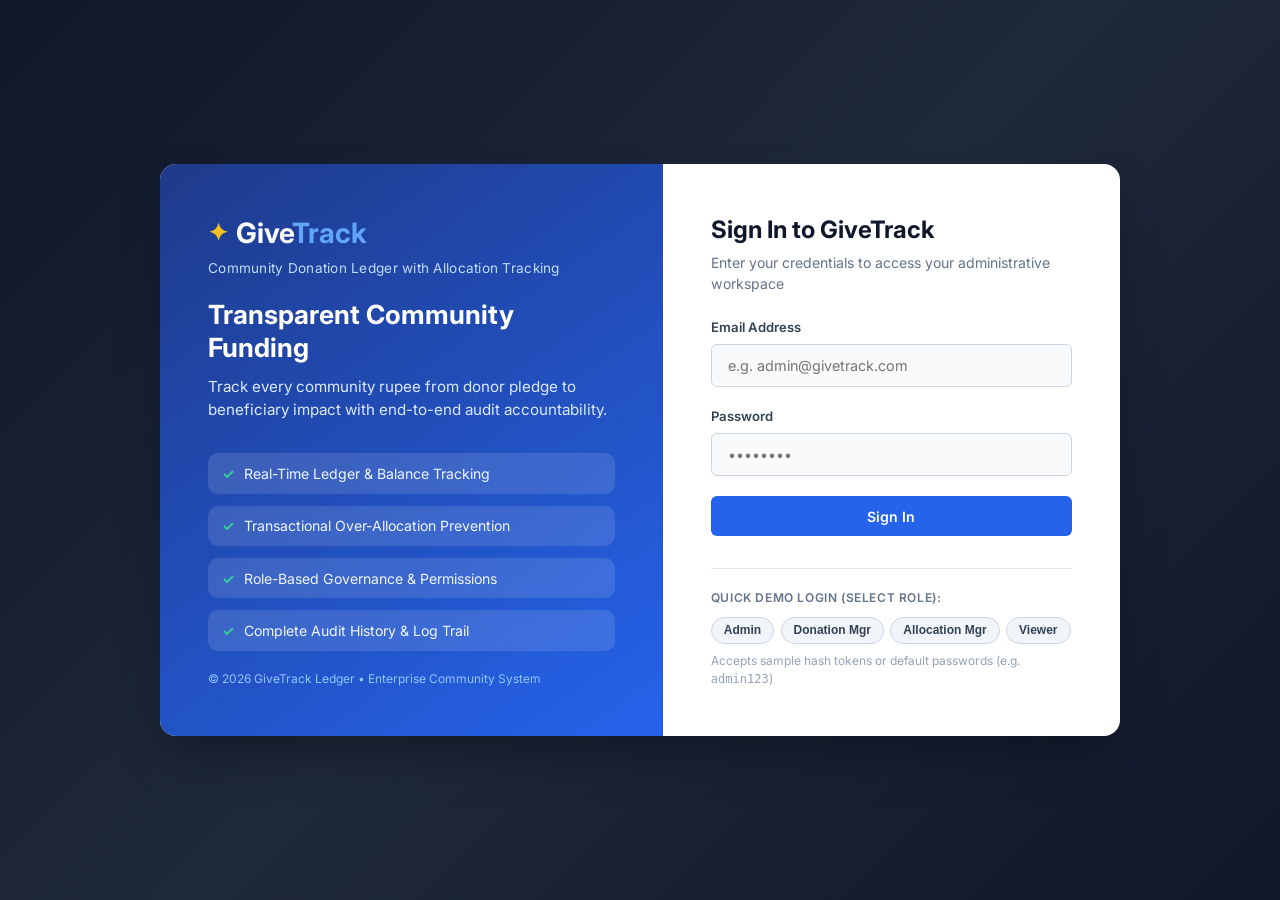
<file: GiveTrack-Frontend/index.html>
<!DOCTYPE html>
<html lang="en">
<head>
    <meta charset="UTF-8">
    <meta name="viewport" content="width=device-width, initial-scale=1.0">
    <title>GiveTrack | Community Donation Ledger</title>
    <link rel="stylesheet" href="css/style.css">
    <link rel="preconnect" href="https://fonts.googleapis.com">
    <link rel="preconnect" href="https://fonts.gstatic.com" crossorigin>
    <link href="https://fonts.googleapis.com/css2?family=Inter:wght@300;400;500;600;700&display=swap" rel="stylesheet">
</head>
<body class="login-body">

    <div class="login-wrapper">
        <div class="login-brand-panel">
            <div class="brand-header">
                <div class="brand-logo">
                    <span class="logo-icon">✦</span>
                    <span class="logo-text">Give<span class="highlight">Track</span></span>
                </div>
                <span class="tagline">Community Donation Ledger with Allocation Tracking</span>
            </div>

            <div class="brand-description">
                <h2>Transparent Community Funding</h2>
                <p>Track every community rupee from donor pledge to beneficiary impact with end-to-end audit accountability.</p>

                <div class="feature-pills">
                    <div class="feature-item">
                        <span class="check">✓</span> Real-Time Ledger & Balance Tracking
                    </div>
                    <div class="feature-item">
                        <span class="check">✓</span> Transactional Over-Allocation Prevention
                    </div>
                    <div class="feature-item">
                        <span class="check">✓</span> Role-Based Governance & Permissions
                    </div>
                    <div class="feature-item">
                        <span class="check">✓</span> Complete Audit History & Log Trail
                    </div>
                </div>
            </div>

            <div class="brand-footer">
                <p>© 2026 GiveTrack Ledger • Enterprise Community System</p>
            </div>
        </div>

        <div class="login-form-panel">
            <div class="form-container">
                <div class="form-header">
                    <h3>Sign In to GiveTrack</h3>
                    <p>Enter your credentials to access your administrative workspace</p>
                </div>

                <div id="alertBox" class="alert hidden"></div>

                <form id="loginForm">
                    <div class="form-group">
                        <label for="email">Email Address</label>
                        <input type="email" id="email" name="email" placeholder="e.g. admin@givetrack.com" required autocomplete="email">
                    </div>

                    <div class="form-group">
                        <label for="password">Password</label>
                        <input type="password" id="password" name="password" placeholder="••••••••" required autocomplete="current-password">
                    </div>

                    <button type="submit" id="submitBtn" class="btn btn-primary btn-block">
                        <span class="btn-text">Sign In</span>
                        <span class="btn-loader hidden">Signing in...</span>
                    </button>
                </form>

                <div class="demo-accounts">
                    <p class="demo-title">Quick Demo Login (Select Role):</p>
                    <div class="demo-chips">
                        <button type="button" class="chip" onclick="fillCredentials('appadmin@givetrack.com', 'sample_hash_1')">
                            <strong>Admin</strong>
                        </button>
                        <button type="button" class="chip" onclick="fillCredentials('donation@givetrack.com', 'sample_hash_2')">
                            <strong>Donation Mgr</strong>
                        </button>
                        <button type="button" class="chip" onclick="fillCredentials('allocation@givetrack.com', 'sample_hash_3')">
                            <strong>Allocation Mgr</strong>
                        </button>
                        <button type="button" class="chip" onclick="fillCredentials('viewer@givetrack.com', 'sample_hash_4')">
                            <strong>Viewer</strong>
                        </button>
                    </div>
                    <small class="helper-text">Accepts sample hash tokens or default passwords (e.g. <code>admin123</code>)</small>
                </div>
            </div>
        </div>
    </div>

    <script src="js/auth.js"></script>
</body>
</html>
</file>
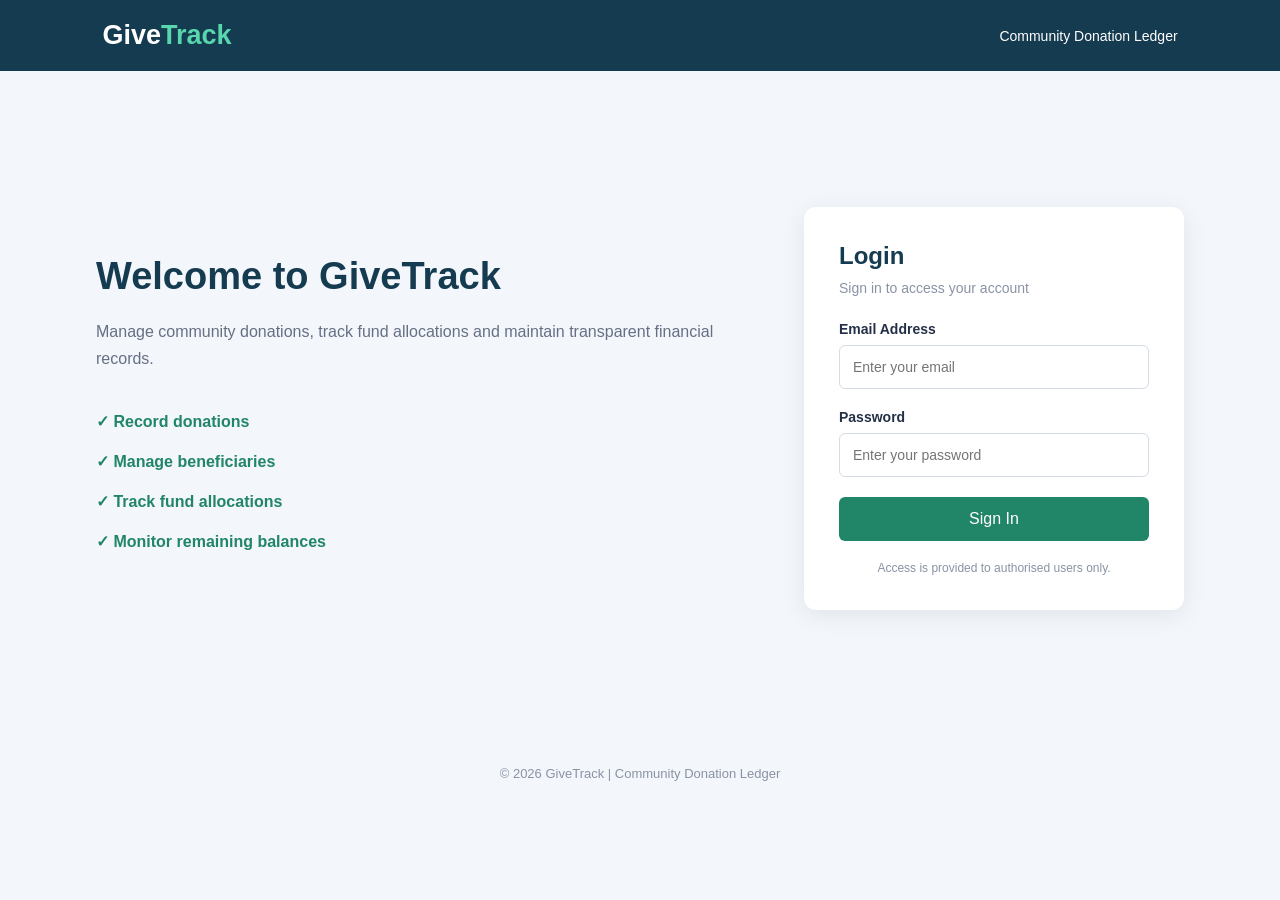
<file: src/main/webapp/index.html>
<!DOCTYPE html>
<html lang="en">
<head>
    <meta charset="UTF-8">
    <meta name="viewport" content="width=device-width, initial-scale=1.0">
    <title>GiveTrack | Login</title>
    <link rel="stylesheet" href="css/style.css">
</head>
<body>

    <header class="navbar">
        <div class="logo">Give<span>Track</span></div>
        <p>Community Donation Ledger</p>
    </header>

    <main class="container">

        <section class="welcome">
            <h1>Welcome to GiveTrack</h1>
            <p>
                Manage community donations, track fund allocations
                and maintain transparent financial records.
            </p>

            <div class="features">
                <div>✓ Record donations</div>
                <div>✓ Manage beneficiaries</div>
                <div>✓ Track fund allocations</div>
                <div>✓ Monitor remaining balances</div>
            </div>
        </section>

        <section class="login-card">
            <h2>Login</h2>
            <p class="subtitle">Sign in to access your account</p>

            <form id="loginForm" action="login" method="POST">

                <label for="email">Email Address</label>
                <input
                    type="email"
                    id="email"
                    name="email"
                    placeholder="Enter your email"
                    required
                >

                <label for="password">Password</label>
                <input
                    type="password"
                    id="password"
                    name="password"
                    placeholder="Enter your password"
                    required
                >

                <button type="submit">Sign In</button>

                <p id="message"></p>
            </form>

            <p class="login-note">
                Access is provided to authorised users only.
            </p>
        </section>

    </main>

    <footer>
        <p>© 2026 GiveTrack | Community Donation Ledger</p>
    </footer>

    <script src="js/script.js"></script>
</body>
</html>
</file>
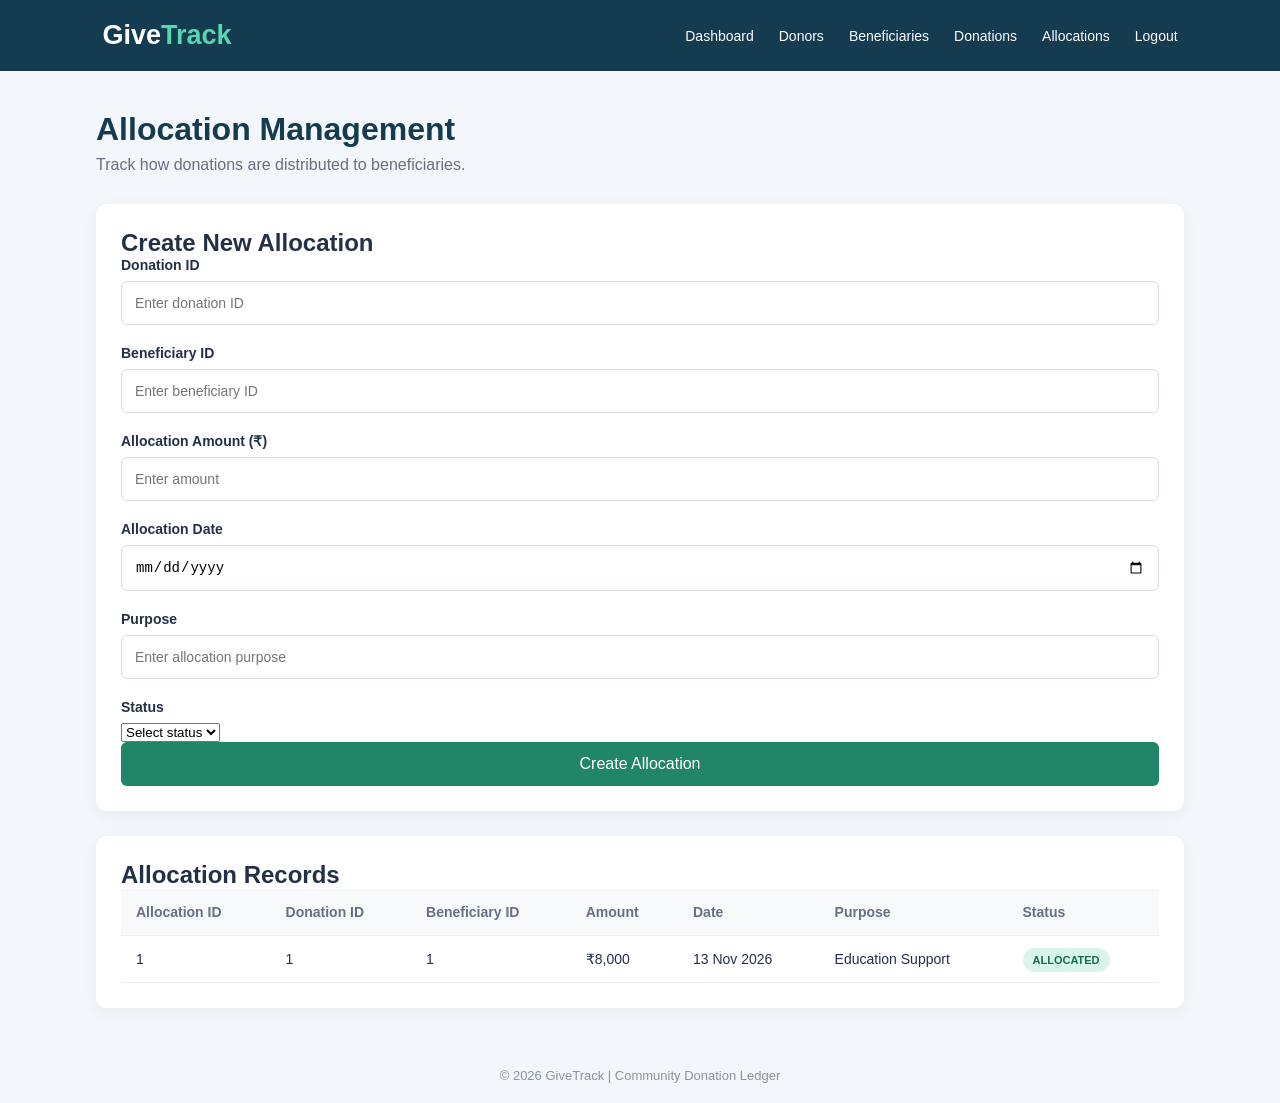
<file: src/main/webapp/allocations.html>
<!DOCTYPE html>
<html lang="en">
<head>
    <meta charset="UTF-8">
    <meta name="viewport" content="width=device-width, initial-scale=1.0">
    <title>GiveTrack | Allocation Management</title>
    <link rel="stylesheet" href="css/style.css">
</head>
<body>

<header class="navbar">
    <div class="logo">Give<span>Track</span></div>
    <nav>
        <a href="dashboard.html">Dashboard</a>
        <a href="donors.html">Donors</a>
        <a href="beneficiaries.html">Beneficiaries</a>
        <a href="donations.html">Donations</a>
        <a href="allocations.html">Allocations</a>
        <a href="login.html">Logout</a>
    </nav>
</header>

<main class="dashboard">

    <div class="dashboard-heading">
        <div>
            <h1>Allocation Management</h1>
            <p>Track how donations are distributed to beneficiaries.</p>
        </div>
    </div>

    <section class="dashboard-section">
        <h2>Create New Allocation</h2>

        <div>
            <label for="donationId">Donation ID</label>
            <input type="number" id="donationId"
                   placeholder="Enter donation ID" min="1">

            <label for="beneficiaryId">Beneficiary ID</label>
            <input type="number" id="beneficiaryId"
                   placeholder="Enter beneficiary ID" min="1">

            <label for="allocationAmount">Allocation Amount (₹)</label>
            <input type="number" id="allocationAmount"
                   placeholder="Enter amount" min="0.01"
                   step="0.01">

            <label for="allocationDate">Allocation Date</label>
            <input type="date" id="allocationDate">

            <label for="allocationPurpose">Purpose</label>
            <input type="text" id="allocationPurpose"
                   placeholder="Enter allocation purpose">

            <label for="allocationStatus">Status</label>
            <select id="allocationStatus">
                <option value="">Select status</option>
                <option value="PENDING">Pending</option>
                <option value="ALLOCATED">Allocated</option>
                <option value="FULFILLED">Fulfilled</option>
                <option value="CANCELLED">Cancelled</option>
            </select>

            <button type="button">Create Allocation</button>
        </div>
    </section>

    <section class="dashboard-section">
        <h2>Allocation Records</h2>

        <div class="table-container">
            <table>
                <thead>
                    <tr>
                        <th>Allocation ID</th>
                        <th>Donation ID</th>
                        <th>Beneficiary ID</th>
                        <th>Amount</th>
                        <th>Date</th>
                        <th>Purpose</th>
                        <th>Status</th>
                    </tr>
                </thead>

                <tbody>
                    <tr>
                        <td>1</td>
                        <td>1</td>
                        <td>1</td>
                        <td>₹8,000</td>
                        <td>13 Nov 2026</td>
                        <td>Education Support</td>
                        <td><span class="status">ALLOCATED</span></td>
                    </tr>
                </tbody>
            </table>
        </div>
    </section>

</main>

<footer>
    <p>© 2026 GiveTrack | Community Donation Ledger</p>
</footer>

</body>
</html>
</file>
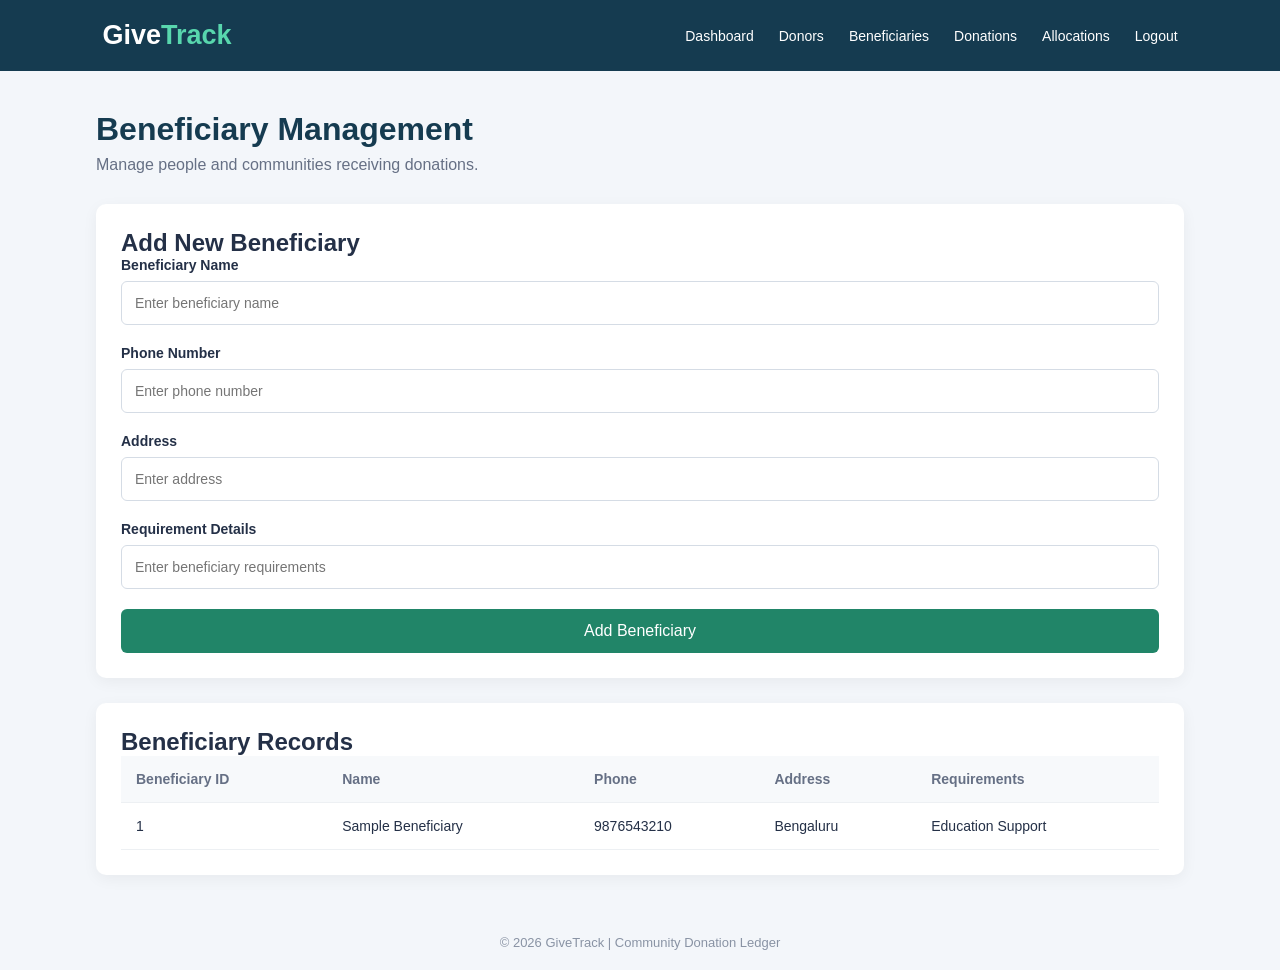
<file: src/main/webapp/beneficiaries.html>
<!DOCTYPE html>
<html lang="en">
<head>
    <meta charset="UTF-8">
    <meta name="viewport" content="width=device-width, initial-scale=1.0">
    <title>GiveTrack | Beneficiary Management</title>
    <link rel="stylesheet" href="css/style.css">
</head>
<body>

<header class="navbar">
    <div class="logo">Give<span>Track</span></div>
    <nav>
        <a href="dashboard.html">Dashboard</a>
        <a href="donors.html">Donors</a>
        <a href="beneficiaries.html">Beneficiaries</a>
        <a href="donations.html">Donations</a>
        <a href="allocations.html">Allocations</a>
        <a href="login.html">Logout</a>
    </nav>
</header>

<main class="dashboard">

    <div class="dashboard-heading">
        <div>
            <h1>Beneficiary Management</h1>
            <p>Manage people and communities receiving donations.</p>
        </div>
    </div>

    <section class="dashboard-section">
        <h2>Add New Beneficiary</h2>

        <div>
            <label for="beneficiaryName">Beneficiary Name</label>
            <input type="text" id="beneficiaryName"
                   placeholder="Enter beneficiary name">

            <label for="beneficiaryPhone">Phone Number</label>
            <input type="tel" id="beneficiaryPhone"
                   placeholder="Enter phone number">

            <label for="beneficiaryAddress">Address</label>
            <input type="text" id="beneficiaryAddress"
                   placeholder="Enter address">

            <label for="requirementDetails">Requirement Details</label>
            <input type="text" id="requirementDetails"
                   placeholder="Enter beneficiary requirements">

            <button type="button">Add Beneficiary</button>
        </div>
    </section>

    <section class="dashboard-section">
        <h2>Beneficiary Records</h2>

        <div class="table-container">
            <table>
                <thead>
                    <tr>
                        <th>Beneficiary ID</th>
                        <th>Name</th>
                        <th>Phone</th>
                        <th>Address</th>
                        <th>Requirements</th>
                    </tr>
                </thead>

                <tbody id="beneficiaryTableBody">
                    <tr>
                        <td>1</td>
                        <td>Sample Beneficiary</td>
                        <td>9876543210</td>
                        <td>Bengaluru</td>
                        <td>Education Support</td>
                    </tr>
                </tbody>
            </table>
        </div>
    </section>

</main>

<footer>
    <p>© 2026 GiveTrack | Community Donation Ledger</p>
</footer>

</body>
</html>
</file>
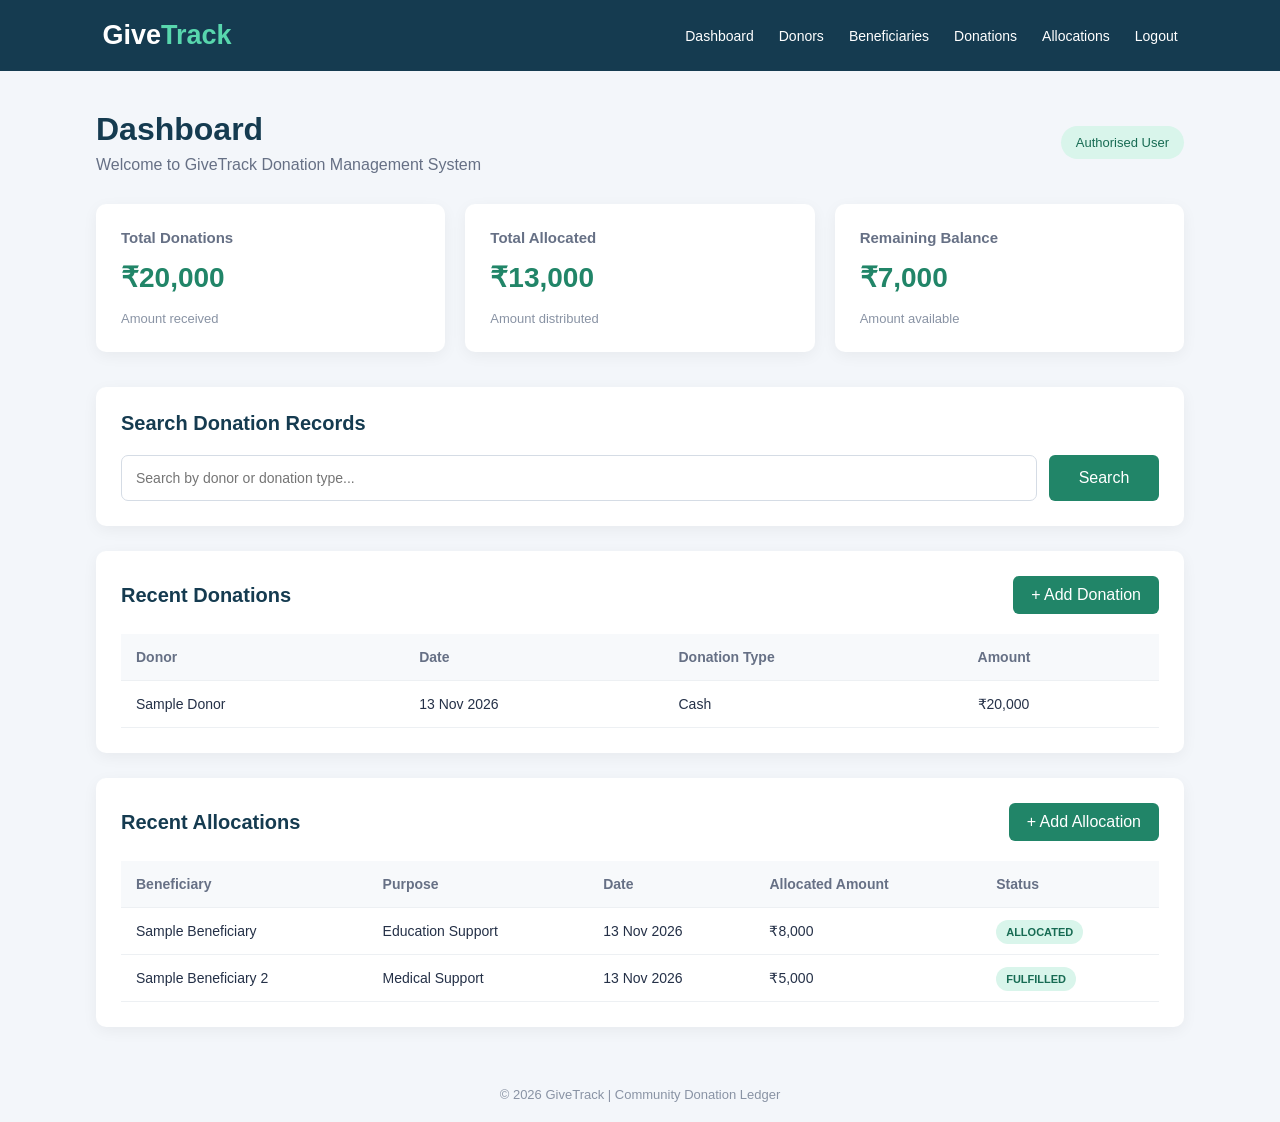
<file: src/main/webapp/dashboard.html>
<!DOCTYPE html>
<html lang="en">
<head>
    <meta charset="UTF-8">
    <meta name="viewport" content="width=device-width, initial-scale=1.0">
    <title>GiveTrack | Dashboard</title>
    <link rel="stylesheet" href="css/style.css">
</head>
<body>

<header class="navbar">
    <div class="logo">Give<span>Track</span></div>

    <nav>
        <a href="dashboard.html">Dashboard</a>
        <a href="donors.html">Donors</a>
        <a href="beneficiaries.html">Beneficiaries</a>
        <a href="donations.html">Donations</a>
        <a href="allocations.html">Allocations</a>
        <a href="login.html">Logout</a>
    </nav>
</header>

<main class="dashboard">

    <div class="dashboard-heading">
        <div>
            <h1>Dashboard</h1>
            <p>Welcome to GiveTrack Donation Management System</p>
        </div>
        <span class="role">Authorised User</span>
    </div>

    <!-- Summary Cards -->
    <section class="summary-cards">

        <div class="summary-card">
            <h3>Total Donations</h3>
            <p class="amount">₹20,000</p>
            <span>Amount received</span>
        </div>

        <div class="summary-card">
            <h3>Total Allocated</h3>
            <p class="amount">₹13,000</p>
            <span>Amount distributed</span>
        </div>

        <div class="summary-card">
            <h3>Remaining Balance</h3>
            <p class="amount">₹7,000</p>
            <span>Amount available</span>
        </div>

    </section>

    <!-- Donation Search Interface -->
    <section class="dashboard-section" id="donation-search">

        <div class="section-heading">
            <h2>Search Donation Records</h2>
        </div>

        <div class="search-container">
            <input
                type="text"
                id="donationSearch"
                placeholder="Search by donor or donation type..."
            >

            <button type="button">Search</button>
        </div>

    </section>

    <!-- Recent Donations -->
    <section class="dashboard-section" id="donations">

        <div class="section-heading">
            <h2>Recent Donations</h2>
            <button type="button">+ Add Donation</button>
        </div>

        <div class="table-container">
            <table>
                <thead>
                    <tr>
                        <th>Donor</th>
                        <th>Date</th>
                        <th>Donation Type</th>
                        <th>Amount</th>
                    </tr>
                </thead>

                <tbody>
                    <tr>
                        <td>Sample Donor</td>
                        <td>13 Nov 2026</td>
                        <td>Cash</td>
                        <td>₹20,000</td>
                    </tr>
                </tbody>
            </table>
        </div>

    </section>

    <!-- Recent Allocations -->
    <section class="dashboard-section" id="allocations">

        <div class="section-heading">
            <h2>Recent Allocations</h2>
            <button type="button">+ Add Allocation</button>
        </div>

        <div class="table-container">
            <table>
                <thead>
                    <tr>
                        <th>Beneficiary</th>
                        <th>Purpose</th>
                        <th>Date</th>
                        <th>Allocated Amount</th>
                        <th>Status</th>
                    </tr>
                </thead>

                <tbody>
                    <tr>
                        <td>Sample Beneficiary</td>
                        <td>Education Support</td>
                        <td>13 Nov 2026</td>
                        <td>₹8,000</td>
                        <td><span class="status">ALLOCATED</span></td>
                    </tr>

                    <tr>
                        <td>Sample Beneficiary 2</td>
                        <td>Medical Support</td>
                        <td>13 Nov 2026</td>
                        <td>₹5,000</td>
                        <td><span class="status">FULFILLED</span></td>
                    </tr>
                </tbody>
            </table>
        </div>

    </section>

</main>

<footer>
    <p>© 2026 GiveTrack | Community Donation Ledger</p>
</footer>

</body>
</html>
</file>
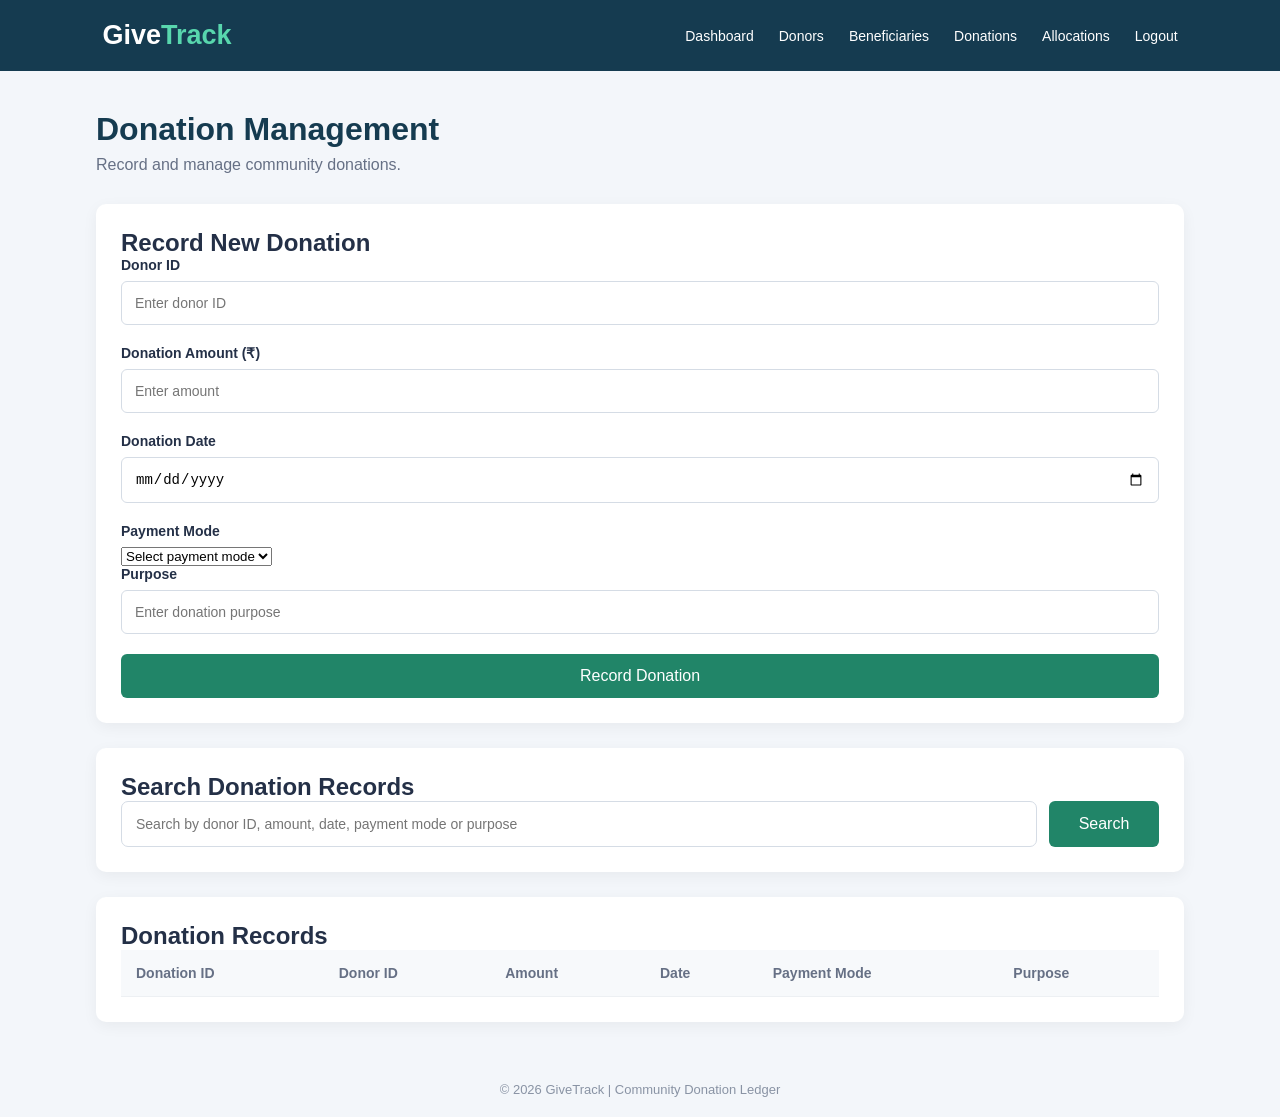
<file: src/main/webapp/donations.html>
<!DOCTYPE html>
<html lang="en">
<head>
    <meta charset="UTF-8">
    <meta name="viewport" content="width=device-width, initial-scale=1.0">
    <title>GiveTrack | Donation Management</title>
    <link rel="stylesheet" href="css/style.css">
</head>
<body>

<header class="navbar">
    <div class="logo">Give<span>Track</span></div>
    <nav>
        <a href="dashboard.html">Dashboard</a>
        <a href="donors.html">Donors</a>
        <a href="beneficiaries.html">Beneficiaries</a>
        <a href="donations.html">Donations</a>
        <a href="allocations.html">Allocations</a>
        <a href="login.html">Logout</a>
    </nav>
</header>

<main class="dashboard">

    <div class="dashboard-heading">
        <div>
            <h1>Donation Management</h1>
            <p>Record and manage community donations.</p>
        </div>
    </div>

    <section class="dashboard-section">
        <h2>Record New Donation</h2>

        <div>
            <label for="donorId">Donor ID</label>
            <input type="number" id="donorId"
                   placeholder="Enter donor ID" min="1">

            <label for="donationAmount">Donation Amount (₹)</label>
            <input type="number" id="donationAmount"
                   placeholder="Enter amount" min="0.01"
                   step="0.01">

            <label for="donationDate">Donation Date</label>
            <input type="date" id="donationDate">

            <label for="paymentMode">Payment Mode</label>
            <select id="paymentMode">
                <option value="">Select payment mode</option>
                <option value="CASH">Cash</option>
                <option value="UPI">UPI</option>
                <option value="BANK_TRANSFER">Bank Transfer</option>
                <option value="CHEQUE">Cheque</option>
            </select>

            <label for="donationPurpose">Purpose</label>
            <input type="text" id="donationPurpose"
                   placeholder="Enter donation purpose">

            <button type="button">Record Donation</button>
        </div>
    </section>

    <section class="dashboard-section">
        <h2>Search Donation Records</h2>

        <div class="search-container">
            <input
                type="text"
                id="donationSearch"
                placeholder="Search by donor ID, amount, date, payment mode or purpose">

            <button type="button">Search</button>
        </div>
    </section>

    <section class="dashboard-section">
        <h2>Donation Records</h2>

        <div class="table-container">
            <table>
                <thead>
                    <tr>
                        <th>Donation ID</th>
                        <th>Donor ID</th>
                        <th>Amount</th>
                        <th>Date</th>
                        <th>Payment Mode</th>
                        <th>Purpose</th>
                    </tr>
                </thead>

                <tbody id="donationTableBody">
                    <!-- Donation records will be displayed here later -->
                </tbody>
            </table>
        </div>
    </section>

</main>

<footer>
    <p>© 2026 GiveTrack | Community Donation Ledger</p>
</footer>

</body>
</html>
</file>
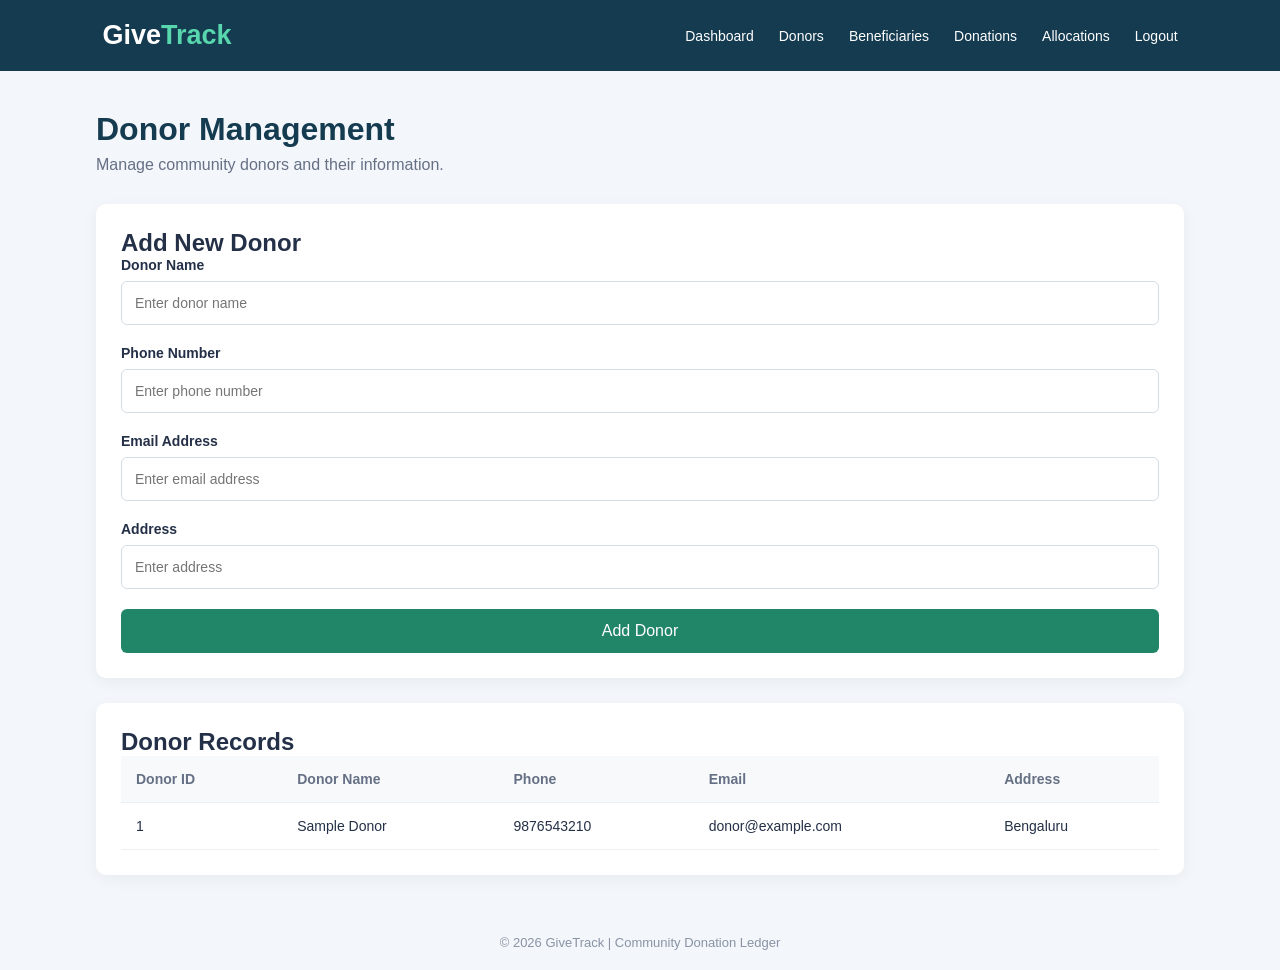
<file: src/main/webapp/donors.html>
<!DOCTYPE html>
<html lang="en">
<head>
    <meta charset="UTF-8">
    <meta name="viewport" content="width=device-width, initial-scale=1.0">
    <title>GiveTrack | Donor Management</title>
    <link rel="stylesheet" href="css/style.css">
</head>
<body>

<header class="navbar">
    <div class="logo">Give<span>Track</span></div>
    <nav>
        <a href="dashboard.html">Dashboard</a>
        <a href="donors.html">Donors</a>
        <a href="beneficiaries.html">Beneficiaries</a>
        <a href="donations.html">Donations</a>
        <a href="allocations.html">Allocations</a>
        <a href="login.html">Logout</a>
    </nav>
</header>

<main class="dashboard">

    <div class="dashboard-heading">
        <div>
            <h1>Donor Management</h1>
            <p>Manage community donors and their information.</p>
        </div>
    </div>

    <section class="dashboard-section">
        <h2>Add New Donor</h2>

        <div>
            <label for="donorName">Donor Name</label>
            <input type="text" id="donorName"
                   placeholder="Enter donor name">

            <label for="donorPhone">Phone Number</label>
            <input type="tel" id="donorPhone"
                   placeholder="Enter phone number">

            <label for="donorEmail">Email Address</label>
            <input type="email" id="donorEmail"
                   placeholder="Enter email address">

            <label for="donorAddress">Address</label>
            <input type="text" id="donorAddress"
                   placeholder="Enter address">

            <button type="button">Add Donor</button>
        </div>
    </section>

    <section class="dashboard-section">
        <h2>Donor Records</h2>

        <div class="table-container">
            <table>
                <thead>
                    <tr>
                        <th>Donor ID</th>
                        <th>Donor Name</th>
                        <th>Phone</th>
                        <th>Email</th>
                        <th>Address</th>
                    </tr>
                </thead>

                <tbody id="donorTableBody">
                    <tr>
                        <td>1</td>
                        <td>Sample Donor</td>
                        <td>9876543210</td>
                        <td>donor@example.com</td>
                        <td>Bengaluru</td>
                    </tr>
                </tbody>
            </table>
        </div>
    </section>

</main>

<footer>
    <p>© 2026 GiveTrack | Community Donation Ledger</p>
</footer>

</body>
</html>
</file>
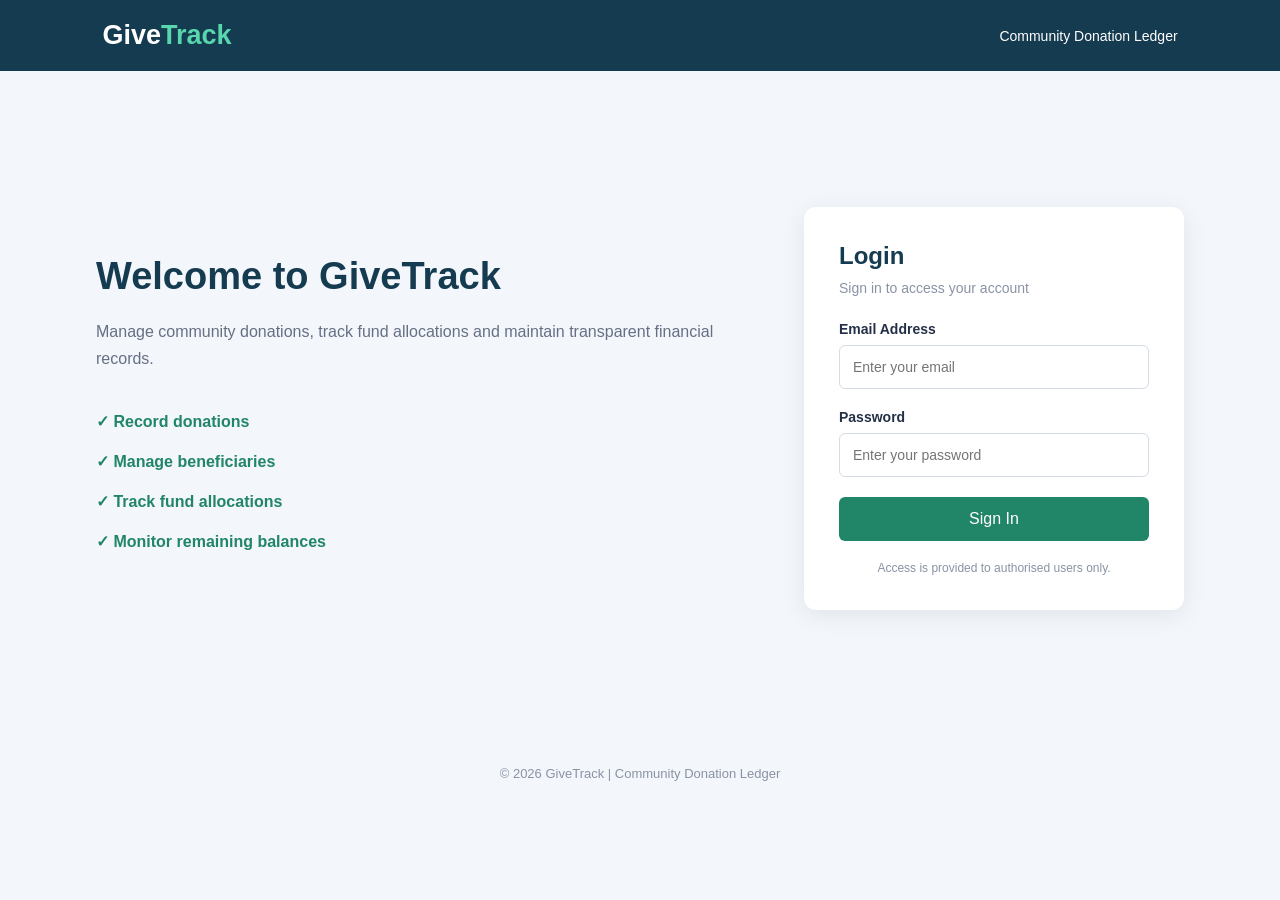
<file: src/main/webapp/login.html>
<!DOCTYPE html>
<html lang="en">
<head>
    <meta charset="UTF-8">
    <meta name="viewport" content="width=device-width, initial-scale=1.0">
    <title>GiveTrack | Login</title>
    <link rel="stylesheet" href="css/style.css">
</head>
<body>

    <header class="navbar">
        <div class="logo">Give<span>Track</span></div>
        <p>Community Donation Ledger</p>
    </header>

    <main class="container">

        <section class="welcome">
            <h1>Welcome to GiveTrack</h1>
            <p>
                Manage community donations, track fund allocations
                and maintain transparent financial records.
            </p>

            <div class="features">
                <div>✓ Record donations</div>
                <div>✓ Manage beneficiaries</div>
                <div>✓ Track fund allocations</div>
                <div>✓ Monitor remaining balances</div>
            </div>
        </section>

        <section class="login-card">
            <h2>Login</h2>
            <p class="subtitle">Sign in to access your account</p>

            <div>
                <label for="email">Email Address</label>
                <input
                    type="email"
                    id="email"
                    name="email"
                    placeholder="Enter your email"
                >

                <label for="password">Password</label>
                <input
                    type="password"
                    id="password"
                    name="password"
                    placeholder="Enter your password"
                >

                <button type="button">Sign In</button>
            </div>

            <p class="login-note">
                Access is provided to authorised users only.
            </p>
        </section>

    </main>

    <footer>
        <p>© 2026 GiveTrack | Community Donation Ledger</p>
    </footer>

</body>
</html>
</file>
<file: GiveTrack-Frontend/css/style.css>
/* ==========================================================================
   GiveTrack Design System & Core Stylesheet
   Modern, High-Fidelity UI for Community Donation Ledger
   ========================================================================== */

:root {
    --primary: #2563eb;
    --primary-hover: #1d4ed8;
    --primary-light: #eff6ff;
    --primary-dark: #1e40af;

    --success: #10b981;
    --success-light: #ecfdf5;
    --success-dark: #047857;

    --warning: #f59e0b;
    --warning-light: #fffbeb;
    --warning-dark: #b45309;

    --danger: #ef4444;
    --danger-light: #fef2f2;
    --danger-dark: #b91c1c;

    --gray-50: #f8fafc;
    --gray-100: #f1f5f9;
    --gray-200: #e2e8f0;
    --gray-300: #cbd5e1;
    --gray-400: #94a3b8;
    --gray-500: #64748b;
    --gray-600: #475569;
    --gray-700: #334155;
    --gray-800: #1e293b;
    --gray-900: #0f172a;

    --font-sans: 'Inter', -apple-system, BlinkMacSystemFont, "Segoe UI", Roboto, sans-serif;
    --shadow-sm: 0 1px 2px 0 rgb(0 0 0 / 0.05);
    --shadow-md: 0 4px 6px -1px rgb(0 0 0 / 0.1), 0 2px 4px -2px rgb(0 0 0 / 0.1);
    --shadow-lg: 0 10px 15px -3px rgb(0 0 0 / 0.1), 0 4px 6px -4px rgb(0 0 0 / 0.1);
    --radius-sm: 6px;
    --radius-md: 10px;
    --radius-lg: 16px;
    --radius-full: 9999px;
    --transition: all 0.2s cubic-bezier(0.4, 0, 0.2, 1);
}

*, *::before, *::after {
    box-sizing: border-box;
    margin: 0;
    padding: 0;
}

body {
    font-family: var(--font-sans);
    background-color: var(--gray-50);
    color: var(--gray-800);
    line-height: 1.5;
    -webkit-font-smoothing: antialiased;
}

/* ==========================================================================
   Login Page Styles
   ========================================================================== */
.login-body {
    min-height: 100vh;
    display: flex;
    align-items: center;
    justify-content: center;
    background: linear-gradient(135deg, #0f172a 0%, #1e293b 50%, #0f172a 100%);
    padding: 1.5rem;
}

.login-wrapper {
    display: grid;
    grid-template-columns: 1.1fr 1fr;
    max-width: 960px;
    width: 100%;
    background: #ffffff;
    border-radius: var(--radius-lg);
    overflow: hidden;
    box-shadow: 0 25px 50px -12px rgba(0, 0, 0, 0.35);
}

.login-brand-panel {
    background: linear-gradient(145deg, #1e3a8a 0%, #2563eb 100%);
    color: #ffffff;
    padding: 3rem;
    display: flex;
    flex-direction: column;
    justify-content: space-between;
}

.brand-header .brand-logo {
    display: flex;
    align-items: center;
    gap: 0.5rem;
    font-size: 1.75rem;
    font-weight: 700;
}

.brand-logo .logo-icon {
    color: #fbbf24;
    font-size: 1.5rem;
}

.brand-logo .highlight {
    color: #60a5fa;
}

.brand-header .tagline {
    font-size: 0.85rem;
    color: #bfdbfe;
    display: block;
    margin-top: 0.25rem;
    letter-spacing: 0.02em;
}

.brand-description h2 {
    font-size: 1.65rem;
    font-weight: 700;
    line-height: 1.25;
    margin-bottom: 0.75rem;
}

.brand-description p {
    color: #dbeafe;
    font-size: 0.95rem;
    margin-bottom: 2rem;
}

.feature-pills {
    display: flex;
    flex-direction: column;
    gap: 0.75rem;
}

.feature-item {
    display: flex;
    align-items: center;
    gap: 0.6rem;
    font-size: 0.88rem;
    color: #eff6ff;
    background: rgba(255, 255, 255, 0.12);
    padding: 0.6rem 0.9rem;
    border-radius: var(--radius-md);
    backdrop-filter: blur(4px);
}

.feature-item .check {
    color: #34d399;
    font-weight: bold;
}

.brand-footer p {
    font-size: 0.75rem;
    color: #93c5fd;
}

.login-form-panel {
    padding: 3rem;
    display: flex;
    align-items: center;
}

.form-container {
    width: 100%;
}

.form-header h3 {
    font-size: 1.5rem;
    font-weight: 700;
    color: var(--gray-900);
}

.form-header p {
    font-size: 0.88rem;
    color: var(--gray-500);
    margin-top: 0.25rem;
    margin-bottom: 1.5rem;
}

.form-group {
    margin-bottom: 1.25rem;
}

.form-group label {
    display: block;
    font-size: 0.82rem;
    font-weight: 600;
    color: var(--gray-700);
    margin-bottom: 0.4rem;
}

.form-group input,
.form-group select,
.form-group textarea {
    width: 100%;
    padding: 0.75rem 1rem;
    font-family: inherit;
    font-size: 0.9rem;
    color: var(--gray-800);
    background-color: var(--gray-50);
    border: 1px solid var(--gray-300);
    border-radius: var(--radius-sm);
    transition: var(--transition);
}

.form-group input:focus,
.form-group select:focus,
.form-group textarea:focus {
    outline: none;
    background-color: #ffffff;
    border-color: var(--primary);
    box-shadow: 0 0 0 3px rgba(37, 99, 235, 0.15);
}

.demo-accounts {
    margin-top: 2rem;
    padding-top: 1.25rem;
    border-top: 1px solid var(--gray-200);
}

.demo-title {
    font-size: 0.75rem;
    font-weight: 600;
    text-transform: uppercase;
    letter-spacing: 0.05em;
    color: var(--gray-500);
    margin-bottom: 0.6rem;
}

.demo-chips {
    display: flex;
    flex-wrap: wrap;
    gap: 0.4rem;
    margin-bottom: 0.5rem;
}

.chip {
    background: var(--gray-100);
    border: 1px solid var(--gray-300);
    border-radius: var(--radius-full);
    padding: 0.35rem 0.75rem;
    font-size: 0.75rem;
    color: var(--gray-700);
    cursor: pointer;
    transition: var(--transition);
}

.chip:hover {
    background: var(--primary-light);
    border-color: var(--primary);
    color: var(--primary);
}

.helper-text {
    font-size: 0.75rem;
    color: var(--gray-400);
    display: block;
}

/* ==========================================================================
   Application Dashboard Layout (SPA)
   ========================================================================== */
.app-body {
    background-color: #f8fafc;
    min-height: 100vh;
}

.app-layout {
    display: flex;
    min-height: 100vh;
}

/* Sidebar */
.sidebar {
    width: 260px;
    background: #0f172a;
    color: #f8fafc;
    display: flex;
    flex-direction: column;
    position: fixed;
    top: 0;
    bottom: 0;
    left: 0;
    z-index: 50;
    box-shadow: 2px 0 8px rgba(0, 0, 0, 0.15);
}

.sidebar-header {
    padding: 1.5rem 1.25rem;
    border-bottom: 1px solid #1e293b;
}

.user-profile-badge {
    margin: 1rem 1.25rem;
    padding: 0.75rem;
    background: #1e293b;
    border-radius: var(--radius-md);
    display: flex;
    align-items: center;
    gap: 0.75rem;
}

.user-profile-badge .avatar {
    width: 36px;
    height: 36px;
    background: var(--primary);
    color: #ffffff;
    border-radius: var(--radius-full);
    display: flex;
    align-items: center;
    justify-content: center;
    font-weight: 700;
    font-size: 0.9rem;
}

.user-meta {
    display: flex;
    flex-direction: column;
    overflow: hidden;
}

.user-name {
    font-size: 0.85rem;
    font-weight: 600;
    color: #ffffff;
    white-space: nowrap;
    text-overflow: ellipsis;
    overflow: hidden;
}

.user-role-tag {
    font-size: 0.65rem;
    font-weight: 700;
    color: #60a5fa;
    text-transform: uppercase;
    letter-spacing: 0.05em;
}

.sidebar-nav {
    flex: 1;
    padding: 0.75rem 0.5rem;
    overflow-y: auto;
}

.nav-item {
    display: flex;
    align-items: center;
    gap: 0.75rem;
    padding: 0.75rem 1rem;
    color: #94a3b8;
    text-decoration: none;
    font-size: 0.88rem;
    font-weight: 500;
    border-radius: var(--radius-sm);
    margin-bottom: 0.25rem;
    transition: var(--transition);
}

.nav-item:hover {
    color: #ffffff;
    background: #1e293b;
}

.nav-item.active {
    color: #ffffff;
    background: var(--primary);
    font-weight: 600;
}

.nav-icon {
    font-size: 1.1rem;
}

.sidebar-footer {
    padding: 1rem 1.25rem;
    border-top: 1px solid #1e293b;
}

/* Main Content Area */
.main-wrapper {
    margin-left: 260px;
    flex: 1;
    display: flex;
    flex-direction: column;
    min-width: 0;
}

/* Topbar */
.topbar {
    height: 70px;
    background: #ffffff;
    border-bottom: 1px solid var(--gray-200);
    display: flex;
    align-items: center;
    justify-content: space-between;
    padding: 0 2rem;
    position: sticky;
    top: 0;
    z-index: 40;
}

.page-title {
    font-size: 1.35rem;
    font-weight: 700;
    color: var(--gray-900);
}

.page-subtitle {
    font-size: 0.8rem;
    color: var(--gray-500);
    display: block;
}

.topbar-right {
    display: flex;
    align-items: center;
    gap: 1rem;
}

.balance-pill {
    background: var(--primary-light);
    border: 1px solid #bfdbfe;
    padding: 0.45rem 1rem;
    border-radius: var(--radius-full);
    display: flex;
    align-items: center;
    gap: 0.5rem;
}

.pill-label {
    font-size: 0.78rem;
    font-weight: 600;
    color: var(--primary-dark);
}

.pill-value {
    font-size: 0.95rem;
    font-weight: 800;
    color: var(--primary);
}

/* Content Container */
.content-container {
    padding: 2rem;
    flex: 1;
}

.view-section {
    display: none;
}

.view-section.active {
    display: block;
    animation: fadeIn 0.25s ease-in-out;
}

@keyframes fadeIn {
    from { opacity: 0; transform: translateY(4px); }
    to { opacity: 1; transform: translateY(0); }
}

/* ==========================================================================
   KPI Cards & Dashboard Components
   ========================================================================== */
.kpi-grid {
    display: grid;
    grid-template-columns: repeat(auto-fit, minmax(230px, 1fr));
    gap: 1.25rem;
    margin-bottom: 1.5rem;
}

.kpi-card {
    background: #ffffff;
    border: 1px solid var(--gray-200);
    border-radius: var(--radius-md);
    padding: 1.25rem;
    display: flex;
    gap: 1rem;
    align-items: flex-start;
    box-shadow: var(--shadow-sm);
    transition: var(--transition);
}

.kpi-card:hover {
    transform: translateY(-2px);
    box-shadow: var(--shadow-md);
}

.kpi-icon {
    width: 44px;
    height: 44px;
    border-radius: var(--radius-md);
    display: flex;
    align-items: center;
    justify-content: center;
    font-size: 1.35rem;
    flex-shrink: 0;
}

.card-donations .kpi-icon { background: #eff6ff; }
.card-allocated .kpi-icon { background: #fef2f2; }
.card-remaining .kpi-icon { background: #ecfdf5; }
.card-community .kpi-icon { background: #fffbeb; }

.kpi-content {
    flex: 1;
}

.kpi-label {
    font-size: 0.75rem;
    font-weight: 600;
    text-transform: uppercase;
    letter-spacing: 0.05em;
    color: var(--gray-500);
    display: block;
    margin-bottom: 0.25rem;
}

.kpi-value {
    font-size: 1.45rem;
    font-weight: 800;
    color: var(--gray-900);
    line-height: 1.2;
}

.kpi-subtext {
    font-size: 0.75rem;
    color: var(--gray-400);
    margin-top: 0.25rem;
    display: block;
}

/* Utilization Card */
.utilization-card {
    margin-bottom: 1.5rem;
    padding: 1.25rem;
}

.card-header-flex {
    display: flex;
    justify-content: space-between;
    align-items: center;
    margin-bottom: 0.75rem;
}

.percentage-badge {
    font-size: 0.8rem;
    font-weight: 700;
    color: var(--primary);
    background: var(--primary-light);
    padding: 0.25rem 0.6rem;
    border-radius: var(--radius-full);
}

.progress-bar-bg {
    width: 100%;
    height: 10px;
    background: var(--gray-200);
    border-radius: var(--radius-full);
    overflow: hidden;
}

.progress-bar-fill {
    height: 100%;
    background: linear-gradient(90deg, #2563eb, #10b981);
    border-radius: var(--radius-full);
    transition: width 0.6s cubic-bezier(0.4, 0, 0.2, 1);
}

.dashboard-split-grid {
    display: grid;
    grid-template-columns: 1fr 1fr;
    gap: 1.5rem;
}

/* ==========================================================================
   Cards & Data Tables
   ========================================================================== */
.card {
    background: #ffffff;
    border: 1px solid var(--gray-200);
    border-radius: var(--radius-md);
    box-shadow: var(--shadow-sm);
    padding: 1.5rem;
}

.table-toolbar {
    display: flex;
    justify-content: space-between;
    align-items: center;
    gap: 1rem;
    margin-bottom: 1.25rem;
}

.search-box {
    flex: 1;
    max-width: 400px;
}

.search-box input {
    width: 100%;
    padding: 0.65rem 1rem;
    font-size: 0.88rem;
    border: 1px solid var(--gray-300);
    border-radius: var(--radius-sm);
    background-color: var(--gray-50);
}

.search-box input:focus {
    outline: none;
    background-color: #ffffff;
    border-color: var(--primary);
}

.table-responsive {
    overflow-x: auto;
}

.data-table {
    width: 100%;
    border-collapse: collapse;
    font-size: 0.88rem;
    text-align: left;
}

.data-table th {
    background-color: var(--gray-100);
    color: var(--gray-600);
    font-weight: 600;
    text-transform: uppercase;
    font-size: 0.75rem;
    letter-spacing: 0.05em;
    padding: 0.75rem 1rem;
    border-bottom: 1px solid var(--gray-200);
}

.data-table td {
    padding: 0.85rem 1rem;
    border-bottom: 1px solid var(--gray-200);
    color: var(--gray-800);
    vertical-align: middle;
}

.data-table tbody tr:hover {
    background-color: #f8fafc;
}

/* Badges */
.badge {
    display: inline-flex;
    align-items: center;
    padding: 0.25rem 0.65rem;
    border-radius: var(--radius-full);
    font-size: 0.75rem;
    font-weight: 600;
    text-transform: uppercase;
}

.badge-pending { background: #fef3c7; color: #92400e; }
.badge-allocated { background: #dbeafe; color: #1e40af; }
.badge-fulfilled { background: #d1fae5; color: #065f46; }
.badge-cancelled { background: #fee2e2; color: #991b1b; }

.badge-balance-high { background: #d1fae5; color: #065f46; }
.badge-balance-zero { background: #f1f5f9; color: #64748b; }

/* Buttons */
.btn {
    display: inline-flex;
    align-items: center;
    justify-content: center;
    gap: 0.5rem;
    padding: 0.65rem 1.25rem;
    font-family: inherit;
    font-size: 0.88rem;
    font-weight: 600;
    border-radius: var(--radius-sm);
    border: 1px solid transparent;
    cursor: pointer;
    transition: var(--transition);
}

.btn-primary {
    background-color: var(--primary);
    color: #ffffff;
}

.btn-primary:hover {
    background-color: var(--primary-hover);
}

.btn-outline {
    background-color: transparent;
    border-color: var(--gray-300);
    color: var(--gray-700);
}

.btn-outline:hover {
    background-color: var(--gray-100);
}

.btn-outline-danger {
    background-color: transparent;
    border-color: #f87171;
    color: #f87171;
}

.btn-outline-danger:hover {
    background-color: #ef4444;
    color: #ffffff;
}

.btn-sm {
    padding: 0.35rem 0.65rem;
    font-size: 0.78rem;
}

.btn-block {
    width: 100%;
}

/* Modal Dialog */
.modal-backdrop {
    position: fixed;
    top: 0;
    left: 0;
    right: 0;
    bottom: 0;
    background: rgba(15, 23, 42, 0.6);
    backdrop-filter: blur(4px);
    display: flex;
    align-items: center;
    justify-content: center;
    z-index: 100;
}

.modal-dialog {
    background: #ffffff;
    border-radius: var(--radius-md);
    width: 100%;
    max-width: 520px;
    box-shadow: var(--shadow-lg);
    animation: modalIn 0.2s cubic-bezier(0.16, 1, 0.3, 1);
    overflow: hidden;
}

@keyframes modalIn {
    from { opacity: 0; transform: scale(0.96); }
    to { opacity: 1; transform: scale(1); }
}

.modal-header {
    display: flex;
    justify-content: space-between;
    align-items: center;
    padding: 1.25rem 1.5rem;
    border-bottom: 1px solid var(--gray-200);
}

.modal-header h3 {
    font-size: 1.15rem;
    font-weight: 700;
    color: var(--gray-900);
}

.close-btn {
    background: none;
    border: none;
    font-size: 1.5rem;
    color: var(--gray-400);
    cursor: pointer;
}

.close-btn:hover {
    color: var(--gray-700);
}

.modal-body {
    padding: 1.5rem;
    max-height: 75vh;
    overflow-y: auto;
}

.modal-footer {
    display: flex;
    justify-content: flex-end;
    gap: 0.75rem;
    padding: 1rem 1.5rem;
    background: var(--gray-50);
    border-top: 1px solid var(--gray-200);
}

/* Toast Notifications */
.toast-container {
    position: fixed;
    top: 1.5rem;
    right: 1.5rem;
    z-index: 200;
    display: flex;
    flex-direction: column;
    gap: 0.75rem;
}

.toast {
    min-width: 300px;
    max-width: 420px;
    padding: 1rem 1.25rem;
    border-radius: var(--radius-md);
    background: #ffffff;
    box-shadow: var(--shadow-lg);
    display: flex;
    align-items: center;
    gap: 0.75rem;
    font-size: 0.88rem;
    font-weight: 500;
    border-left: 4px solid var(--primary);
    animation: toastSlideIn 0.25s ease-out;
}

.toast-success { border-left-color: var(--success); }
.toast-error { border-left-color: var(--danger); }
.toast-warning { border-left-color: var(--warning); }

@keyframes toastSlideIn {
    from { transform: translateX(100%); opacity: 0; }
    to { transform: translateX(0); opacity: 1; }
}

.hidden {
    display: none !important;
}

.text-center { text-align: center; }
.text-muted { color: var(--gray-500); font-size: 0.85rem; }

/* Reports Print Layout */
@media print {
    .sidebar, .topbar, .table-toolbar, .btn, .modal-backdrop {
        display: none !important;
    }
    .main-wrapper {
        margin-left: 0 !important;
    }
    .content-container {
        padding: 0 !important;
    }
}

/* Responsive */
@media (max-width: 900px) {
    .login-wrapper {
        grid-template-columns: 1fr;
    }
    .login-brand-panel {
        display: none;
    }
    .sidebar {
        width: 70px;
    }
    .sidebar .user-meta, .sidebar .sidebar-header .brand-logo .logo-text, .sidebar-footer {
        display: none;
    }
    .nav-item span:not(.nav-icon) {
        display: none;
    }
    .main-wrapper {
        margin-left: 70px;
    }
    .dashboard-split-grid {
        grid-template-columns: 1fr;
    }
}
</file>
<file: src/main/webapp/css/style.css>
* {
    margin: 0;
    padding: 0;
    box-sizing: border-box;
}

body {
    font-family: Arial, sans-serif;
    background: #f3f6fa;
    color: #243047;
    min-height: 100vh;
}

/* Navigation */

.navbar {
    background: #153b50;
    color: white;
    padding: 20px 8%;
    display: flex;
    justify-content: space-between;
    align-items: center;
}

.logo {
    font-size: 27px;
    font-weight: bold;
}

.logo span {
    color: #58d6ad;
}

.navbar p {
    font-size: 14px;
}

.navbar nav {
    display: flex;
    align-items: center;
    gap: 25px;
}

.navbar nav a {
    color: white;
    text-decoration: none;
    font-size: 14px;
    transition: color 0.3s;
}

.navbar nav a:hover {
    color: #58d6ad;
}

/* Login Page */

.container {
    width: 85%;
    max-width: 1100px;
    min-height: 75vh;
    margin: auto;
    display: flex;
    align-items: center;
    justify-content: space-between;
    gap: 50px;
}

.welcome {
    flex: 1;
}

.welcome h1 {
    font-size: 38px;
    color: #153b50;
    margin-bottom: 20px;
}

.welcome p {
    color: #667085;
    line-height: 1.7;
    font-size: 16px;
}

.features {
    margin-top: 30px;
    line-height: 2.5;
    color: #218568;
    font-weight: bold;
}

.login-card {
    background: white;
    padding: 35px;
    width: 380px;
    border-radius: 12px;
    box-shadow: 0 5px 25px rgba(0,0,0,0.08);
}

.login-card h2 {
    color: #153b50;
    margin-bottom: 10px;
}

.subtitle {
    color: #8993a4;
    margin-bottom: 25px;
    font-size: 14px;
}

label {
    display: block;
    margin-bottom: 8px;
    font-weight: bold;
    font-size: 14px;
}

input {
    width: 100%;
    padding: 13px;
    margin-bottom: 20px;
    border: 1px solid #d5dce5;
    border-radius: 6px;
    font-size: 14px;
}

input:focus {
    outline: none;
    border-color: #218568;
}

button {
    width: 100%;
    padding: 13px;
    background: #218568;
    color: white;
    border: none;
    border-radius: 6px;
    font-size: 16px;
    cursor: pointer;
}

button:hover {
    background: #176b53;
}

.login-note {
    text-align: center;
    margin-top: 20px;
    font-size: 12px;
    color: #8993a4;
}

#message {
    margin-top: 12px;
    color: #c0392b;
    font-size: 13px;
}

/* Dashboard */

.dashboard {
    width: 85%;
    max-width: 1200px;
    margin: 40px auto;
}

.dashboard-heading {
    display: flex;
    justify-content: space-between;
    align-items: center;
    margin-bottom: 30px;
}

.dashboard-heading h1 {
    color: #153b50;
    margin-bottom: 8px;
}

.dashboard-heading p {
    color: #667085;
}

.role {
    background: #d9f5eb;
    color: #176b53;
    padding: 9px 15px;
    border-radius: 20px;
    font-size: 13px;
}

/* Summary Cards */

.summary-cards {
    display: grid;
    grid-template-columns: repeat(3, 1fr);
    gap: 20px;
    margin-bottom: 35px;
}

.summary-card {
    background: white;
    padding: 25px;
    border-radius: 10px;
    box-shadow: 0 4px 15px rgba(0,0,0,0.05);
}

.summary-card h3 {
    color: #667085;
    font-size: 15px;
}

.summary-card .amount {
    font-size: 28px;
    color: #218568;
    font-weight: bold;
    margin: 15px 0;
}

.summary-card span {
    color: #8993a4;
    font-size: 13px;
}

/* Dashboard Sections */

.dashboard-section {
    background: white;
    padding: 25px;
    margin-bottom: 25px;
    border-radius: 10px;
    box-shadow: 0 4px 15px rgba(0,0,0,0.05);
}

.section-heading {
    display: flex;
    justify-content: space-between;
    align-items: center;
    margin-bottom: 20px;
}

.section-heading h2 {
    color: #153b50;
    font-size: 20px;
}

.section-heading button {
    width: auto;
    padding: 10px 18px;
}

/* Donation Search */

.search-container {
    display: flex;
    align-items: center;
    gap: 12px;
}

.search-container input {
    flex: 1;
    width: auto;
    margin-bottom: 0;
    padding: 14px;
    border: 1px solid #d5dce5;
    border-radius: 7px;
    font-size: 14px;
}

.search-container input:focus {
    outline: none;
    border-color: #218568;
    box-shadow: 0 0 0 3px rgba(33,133,104,0.1);
}

.search-container button {
    width: auto;
    min-width: 110px;
    padding: 14px 22px;
    background: #218568;
}

#searchMessage {
    margin-top: 18px;
    font-size: 14px;
    font-weight: bold;
    color: #176b53;
}

#searchResults {
    margin-top: 15px;
    overflow-x: auto;
}

#searchResults table {
    width: 100%;
    border-collapse: collapse;
}

#searchResults th,
#searchResults td {
    padding: 13px;
    border-bottom: 1px solid #edf0f3;
    text-align: left;
}

#searchResults th {
    background: #f7f9fb;
    color: #667085;
}

.search-empty {
    color: #c0392b;
    padding: 15px 0;
}

.search-warning {
    color: #b7791f;
    padding: 15px 0;
}

/* Tables */

.table-container {
    overflow-x: auto;
}

table {
    width: 100%;
    border-collapse: collapse;
    text-align: left;
}

th, td {
    padding: 15px;
    border-bottom: 1px solid #edf0f3;
    font-size: 14px;
}

th {
    color: #667085;
    background: #f7f9fb;
}

/* Status */

.status {
    background: #d9f5eb;
    color: #176b53;
    padding: 6px 10px;
    border-radius: 15px;
    font-size: 11px;
    font-weight: bold;
}

/* Dashboard Messages */

#dashboardMessage {
    margin-top: 15px;
    color: #218568;
    font-weight: bold;
}

/* Footer */

footer {
    text-align: center;
    padding: 20px;
    color: #8993a4;
    font-size: 13px;
}

/* Responsive Design */

@media (max-width: 750px) {

    .container {
        flex-direction: column;
        padding: 45px 0;
    }

    .login-card {
        width: 100%;
    }

    .welcome h1 {
        font-size: 30px;
    }

    .navbar p {
        display: none;
    }

    .summary-cards {
        grid-template-columns: 1fr;
    }

    .dashboard-heading {
        flex-direction: column;
        align-items: flex-start;
        gap: 15px;
    }

    .navbar {
        flex-wrap: wrap;
        gap: 15px;
    }

    .navbar nav {
        display: flex;
        flex-wrap: wrap;
        gap: 10px;
    }
}

@media (max-width: 600px) {

    .dashboard {
        width: 92%;
        margin: 25px auto;
    }

    .dashboard-section {
        padding: 15px;
    }

    .section-heading {
        flex-direction: column;
        align-items: flex-start;
        gap: 15px;
    }

    .section-heading button {
        width: 100%;
    }

    .search-container {
        flex-direction: column;
        align-items: stretch;
    }

    .search-container input {
        width: 100%;
    }

    .search-container button {
        width: 100%;
    }

    th, td {
        padding: 10px;
        font-size: 12px;
    }
}
</file>
